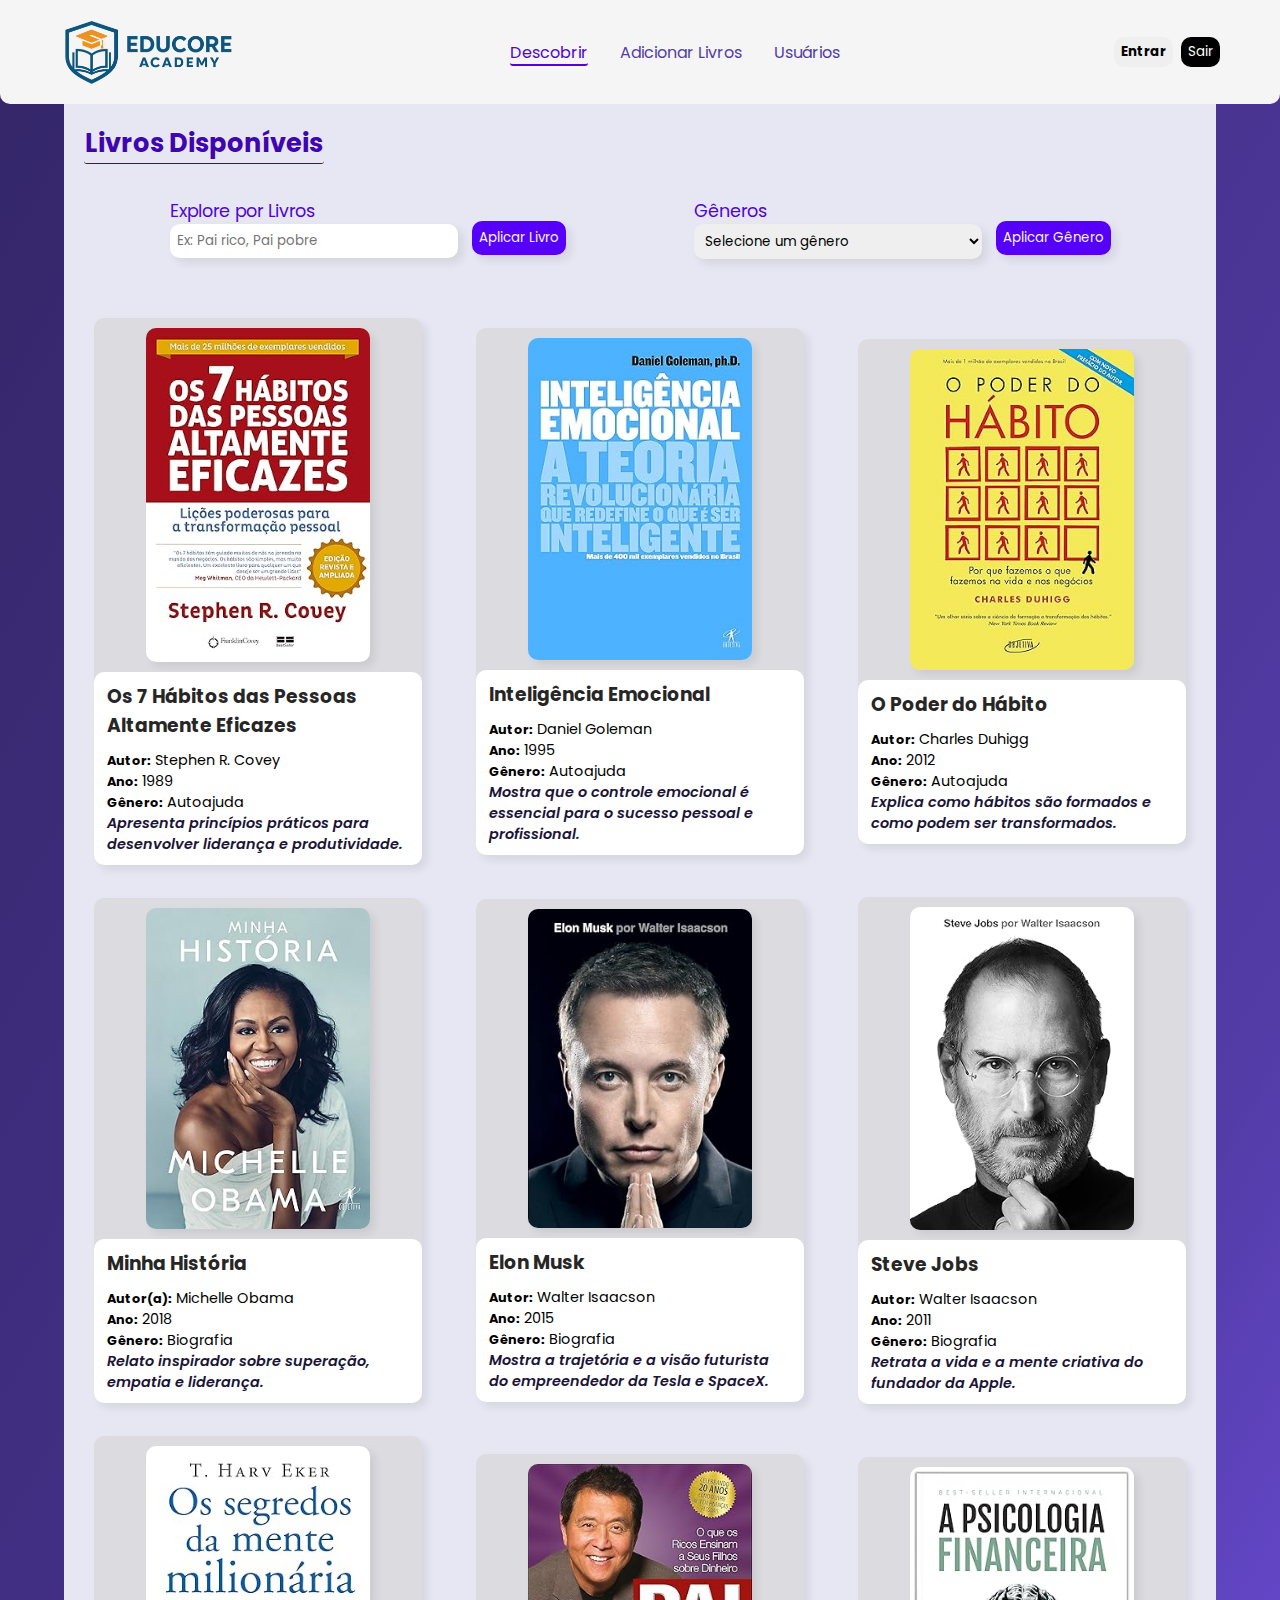
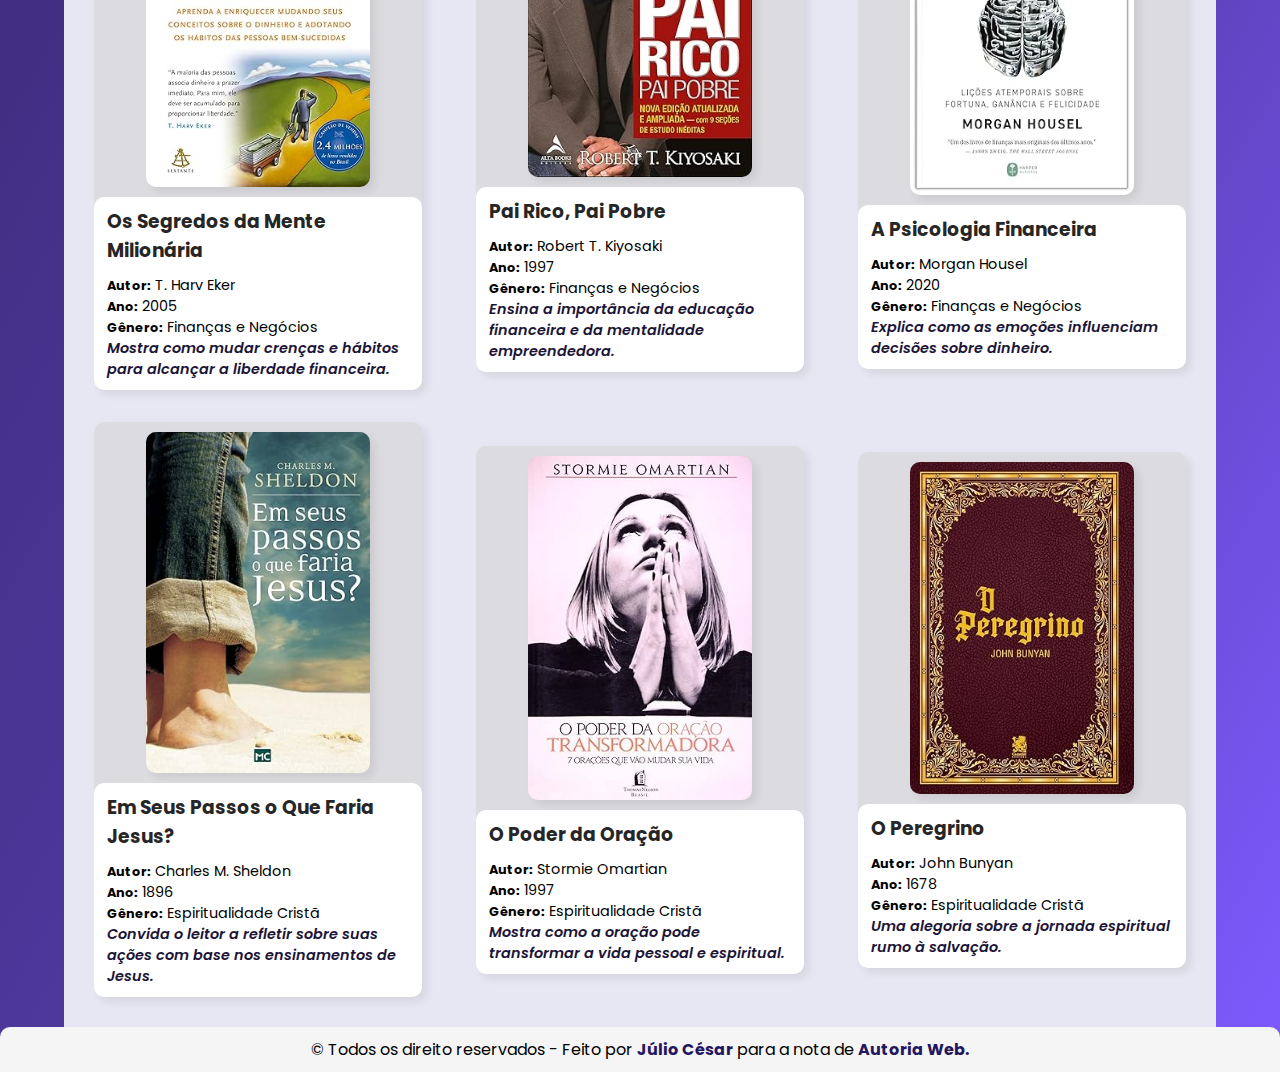
<file: index.html>
<!DOCTYPE html>
<html lang="en">
<head>
    <meta charset="UTF-8">
    <meta name="viewport" content="width=device-width, initial-scale=1.0">
    <title>EduCore - Academy</title>
    <link rel="shortcut icon" href="./assets/logo/favicon.ico" type="image/x-icon">
    <link rel="stylesheet" href="./assets/styles/Global/global.css">
    <link rel="stylesheet" href="./assets/styles/Discover/discover.css">
    
</head>
<body>
    <header>
       <div class="header-container">
            
            <img src="../assets/logo/logo1.png" alt="Logo">
            
    
        <nav>
            <ul>
                <li><a href="" class="active">Descobrir</a></li>
                <li><a href="./src/pages/Books/books.html">Adicionar Livros</a></li>
                <li><a href="./src/pages/Users/users.html">Usuários</a></li>
        
            </ul>
        </nav>

        <div class="btn-in-out">
            <button class="login">Entrar</button>
            <button class="logout">Sair</button>
        </div>

       </div>
    </header>

    <main>
        <div class="books">
            <h1 class="title">Livros Disponíveis</h1>

            <div class="container-nav">

            <div class="booksExplorer">
                <div class="containerExplorer">
                <label for="Explorer">Explore por Livros</label>
                <input type="text" id="Explorer" name="Explore" placeholder="Ex: Pai rico, Pai pobre">
                </div>
                <div class="btn-aplicar"><button>Aplicar Livro</button></div>
            </div>

            <div class="booksGenres"> 
                <div class="containerGenres">
                    <label for="Genres">Gêneros</label>
                    <select name="Explorer" id="Genres">
                    <option value="Genero">Selecione um gênero</option>
                    <option value="Desenvolvimento Pessoal">Autoajuda</option>
                    <option value="Dinheiro">Finanças e Negócios</option>
                    <option value="Espiritualidade">Espiritualidade</option>
                    <option value="Biografia">Biografia</option>
                    </select>
                </div>
                <div class="btn-aplicar"><button>Aplicar Gênero</button></div>
            </div>

        
            </div>
        </div>


        <ul class="list-books">
            <li class="item-default">
                <img src="./assets/img/7-habitos.jpg" alt="">
                <div class="information">
                <h3>Os 7 Hábitos das Pessoas Altamente Eficazes</h3>
                <p><strong>Autor:</strong> Stephen R. Covey</p>
                <p><strong>Ano:</strong> 1989</p>
                <p><strong>Gênero:</strong> Autoajuda</p>
                <p><i>Apresenta princípios práticos para desenvolver liderança e produtividade.</i></p>
            </div>
            </li>

            <li class="item-default">
                <img src="./assets/img/Emocional.jpg" alt="">
                <div class="information">
                <h3>Inteligência Emocional</h3>
                <p><strong>Autor:</strong> Daniel Goleman</p>
                <p><strong>Ano:</strong> 1995</p>
                <p><strong>Gênero:</strong> Autoajuda</p>
                <p><i>Mostra que o controle emocional é essencial para o sucesso pessoal e profissional.</i></p>
                </div>
            </li>

            <li class="item-default">
                <img src="./assets/img/poder-habito.jpg" alt="">
                <div class="information">
                <h3>O Poder do Hábito</h3>
                <p><strong>Autor:</strong> Charles Duhigg</p>
                <p><strong>Ano:</strong> 2012</p>
                <p><strong>Gênero:</strong> Autoajuda</p>
                <p><i>Explica como hábitos são formados e como podem ser transformados.</i></p>
                </div>
            </li>

            <li class="item-default">
                <img src="./assets/img/michele.jpg" alt="">
                <div class="information">
                <h3>Minha História</h3>
                <p><strong>Autor(a):</strong> Michelle Obama</p>
                <p><strong>Ano:</strong> 2018</p>
                <p><strong>Gênero:</strong> Biografia</p>
                <p><i>Relato inspirador sobre superação, empatia e liderança.</i></p>
                </div>
            </li>

            <li class="item-default">
                <img src="./assets/img/musk.jpg" alt="">
                <div class="information">
                <h3>Elon Musk</h3>
                <p><strong>Autor:</strong> Walter Isaacson</p>
                <p><strong>Ano:</strong> 2015</p>
                <p><strong>Gênero:</strong> Biografia</p>
                <p><i>Mostra a trajetória e a visão futurista do empreendedor da Tesla e SpaceX.</i></p>
                </div>
            </li>

            <li class="item-default">
                <img src="./assets/img/steve.jpg" alt="">
                <div class="information">
                <h3>Steve Jobs</h3>
                <p><strong>Autor:</strong> Walter Isaacson</p>
                <p><strong>Ano:</strong> 2011</p>
                <p><strong>Gênero:</strong> Biografia</p>
                <p><i>Retrata a vida e a mente criativa do fundador da Apple.</i></p>
                </div>
            </li>

            <li class="item-default">
                <img src="./assets/img/mente-milionaria.jpg" alt="">
                <div class="information">
                <h3>Os Segredos da Mente Milionária</h3>
                <p><strong>Autor:</strong> T. Harv Eker</p>
                <p><strong>Ano:</strong> 2005</p>
                <p><strong>Gênero:</strong> Finanças e Negócios</p>
                <p><i>Mostra como mudar crenças e hábitos para alcançar a liberdade financeira.</i></p>
                </div>
            </li>

            <li class="item-default">
                <img src="./assets/img/pai-rico.jpg" alt="">
                <div class="information">
                <h3>Pai Rico, Pai Pobre</h3>
                <p><strong>Autor:</strong> Robert T. Kiyosaki</p>
                <p><strong>Ano:</strong> 1997</p>
                <p><strong>Gênero:</strong> Finanças e Negócios</p>
                <p><i>Ensina a importância da educação financeira e da mentalidade empreendedora.</i></p>
                </div>
            </li>

            <li class="item-default">
                <img src="./assets/img/psicologia-financeira.jpg" alt="">
                <div class="information">
                <h3>A Psicologia Financeira</h3>
                <p><strong>Autor:</strong> Morgan Housel</p>
                <p><strong>Ano:</strong> 2020</p>
                <p><strong>Gênero:</strong> Finanças e Negócios</p>
                <p><i>Explica como as emoções influenciam decisões sobre dinheiro.</i></p>
                </div>
            </li>

            <li class="item-default">
                <img src="./assets/img/jesus-faria.jpg" alt="">
                <div class="information">
                <h3>Em Seus Passos o Que Faria Jesus?</h3>
                <p><strong>Autor:</strong> Charles M. Sheldon</p>
                <p><strong>Ano:</strong> 1896</p>
                <p><strong>Gênero:</strong> Espiritualidade Cristã</p>
                <p><i>Convida o leitor a refletir sobre suas ações com base nos ensinamentos de Jesus.</i></p>
                </div>
            </li>

            <li class="item-default">
                <img src="./assets/img/oracao.jpg" alt="">
                <div class="information">
                <h3>O Poder da Oração</h3>
                <p><strong>Autor:</strong> Stormie Omartian</p>
                <p><strong>Ano:</strong> 1997</p>
                <p><strong>Gênero:</strong> Espiritualidade Cristã</p>
                <p><i>Mostra como a oração pode transformar a vida pessoal e espiritual.</i></p>
                </div>
            </li>

            <li class="item-default">
                <img src="./assets/img/peregrino.jpg" alt="">
                <div class="information">
                <h3>O Peregrino</h3>
                <p><strong>Autor:</strong> John Bunyan</p>
                <p><strong>Ano:</strong> 1678</p>
                <p><strong>Gênero:</strong> Espiritualidade Cristã</p>
                <p><i>Uma alegoria sobre a jornada espiritual rumo à salvação.</i></p>
                </div>
            </li>

        </ul>


    </main>

    <footer><p>&copy; Todos os direito reservados - Feito por <a href="https://www.instagram.com/devjuliocesarr/" target="_blank">Júlio César</a> para a nota de <Strong>Autoria Web.</Strong></p></footer>
</body>
</html>
</file>
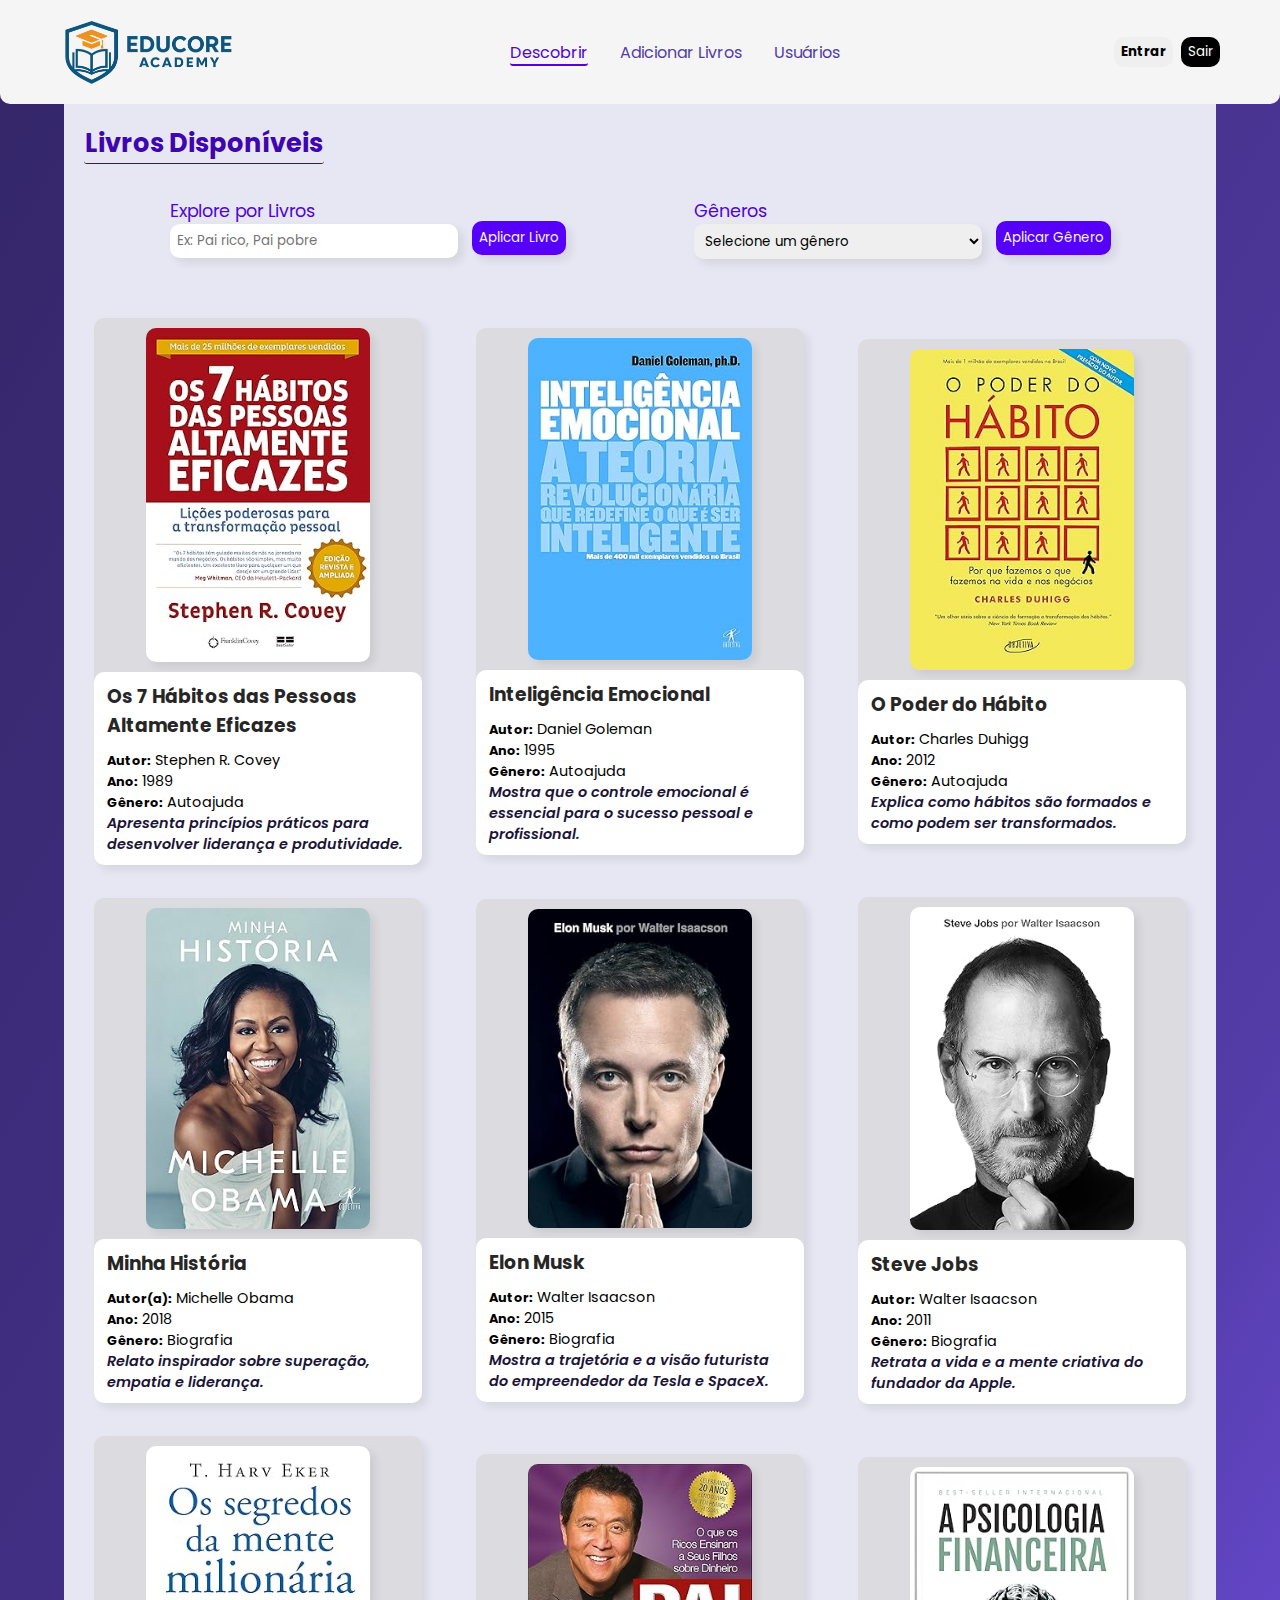
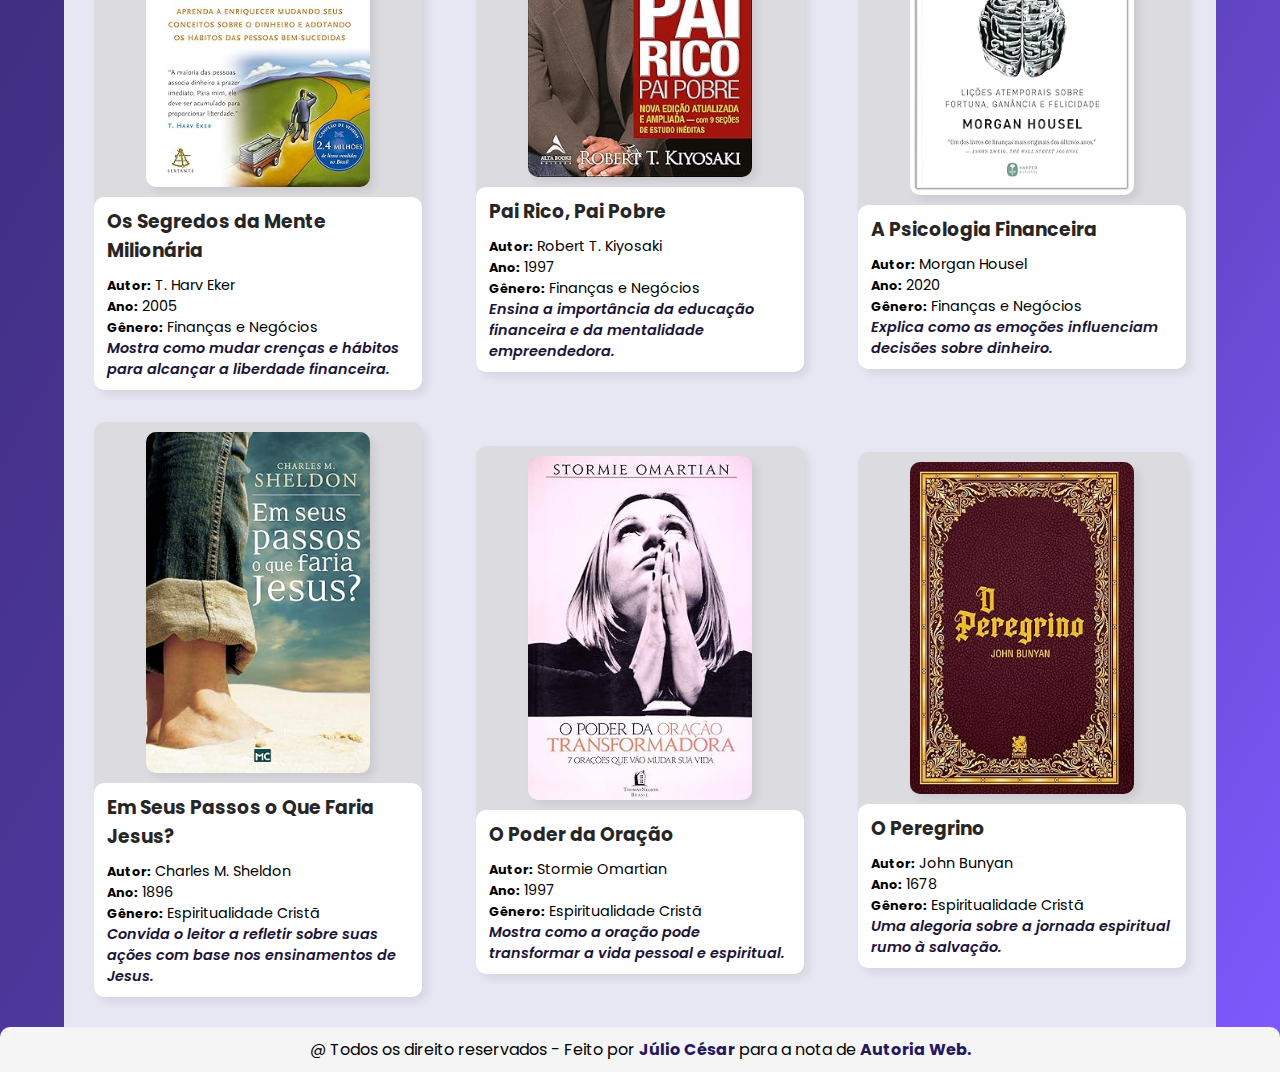
<file: src/index.html>
<!DOCTYPE html>
<html lang="en">
<head>
    <meta charset="UTF-8">
    <meta name="viewport" content="width=device-width, initial-scale=1.0">
    <title>EduCore</title>
    <link rel="shortcut icon" href="../assets/logo/favicon.ico" type="image/x-icon">
    <link rel="stylesheet" href="../assets/styles/Global/global.css">
    <link rel="stylesheet" href="../assets/styles/Discover/discover.css">
    
</head>
<body>
    <header>
       <div class="header-container">
            
            <img src="../assets/logo/logo1.png" alt="Logo">
            
    
        <nav>
            <ul>
                <li><a href="" class="active">Descobrir</a></li>
                <li><a href="./pages/Books/books.html">Adicionar Livros</a></li>
                <li><a href="./pages/Users/users.html">Usuários</a></li>
        
            </ul>
        </nav>

        <div class="btn-in-out">
            <button class="login">Entrar</button>
            <button class="logout">Sair</button>
        </div>

       </div>
    </header>

    <main>
        <div class="books">
            <h1 class="title">Livros Disponíveis</h1>

            <div class="container-nav">

            <div class="booksExplorer">
                <div class="containerExplorer">
                <label for="Explorer">Explore por Livros</label>
                <input type="text" id="Explorer" name="Explore" placeholder="Ex: Pai rico, Pai pobre">
                </div>
                <div class="btn-aplicar"><button>Aplicar Livro</button></div>
            </div>

            <div class="booksGenres"> 
                <div class="containerGenres">
                    <label for="Genres">Gêneros</label>
                    <select name="Explorer" id="Genres">
                    <option value="Genero">Selecione um gênero</option>
                    <option value="Desenvolvimento Pessoal">Autoajuda</option>
                    <option value="Dinheiro">Finanças e Negócios</option>
                    <option value="Espiritualidade">Espiritualidade</option>
                    <option value="Biografia">Biografia</option>
                    </select>
                </div>
                <div class="btn-aplicar"><button>Aplicar Gênero</button></div>
            </div>

        
            </div>
        </div>


        <ul class="list-books">
            <li class="item-default">
                <img src="../assets/img/Autoajuda/7-habitos.jpg" alt="">
                <div class="information">
                <h3>Os 7 Hábitos das Pessoas Altamente Eficazes</h3>
                <p><strong>Autor:</strong> Stephen R. Covey</p>
                <p><strong>Ano:</strong> 1989</p>
                <p><strong>Gênero:</strong> Autoajuda</p>
                <p><i>Apresenta princípios práticos para desenvolver liderança e produtividade.</i></p>
            </div>
            </li>

            <li class="item-default">
                <img src="../assets/img/Autoajuda/Emocional.jpg" alt="">
                <div class="information">
                <h3>Inteligência Emocional</h3>
                <p><strong>Autor:</strong> Daniel Goleman</p>
                <p><strong>Ano:</strong> 1995</p>
                <p><strong>Gênero:</strong> Autoajuda</p>
                <p><i>Mostra que o controle emocional é essencial para o sucesso pessoal e profissional.</i></p>
                </div>
            </li>

            <li class="item-default">
                <img src="../assets/img/Autoajuda/poder-habito.jpg" alt="">
                <div class="information">
                <h3>O Poder do Hábito</h3>
                <p><strong>Autor:</strong> Charles Duhigg</p>
                <p><strong>Ano:</strong> 2012</p>
                <p><strong>Gênero:</strong> Autoajuda</p>
                <p><i>Explica como hábitos são formados e como podem ser transformados.</i></p>
                </div>
            </li>

            <li class="item-default">
                <img src="../assets/img/Biografia/michele.jpg" alt="">
                <div class="information">
                <h3>Minha História</h3>
                <p><strong>Autor(a):</strong> Michelle Obama</p>
                <p><strong>Ano:</strong> 2018</p>
                <p><strong>Gênero:</strong> Biografia</p>
                <p><i>Relato inspirador sobre superação, empatia e liderança.</i></p>
                </div>
            </li>

            <li class="item-default">
                <img src="../assets/img/Biografia/musk.jpg" alt="">
                <div class="information">
                <h3>Elon Musk</h3>
                <p><strong>Autor:</strong> Walter Isaacson</p>
                <p><strong>Ano:</strong> 2015</p>
                <p><strong>Gênero:</strong> Biografia</p>
                <p><i>Mostra a trajetória e a visão futurista do empreendedor da Tesla e SpaceX.</i></p>
                </div>
            </li>

            <li class="item-default">
                <img src="../assets/img/Biografia/steve.jpg" alt="">
                <div class="information">
                <h3>Steve Jobs</h3>
                <p><strong>Autor:</strong> Walter Isaacson</p>
                <p><strong>Ano:</strong> 2011</p>
                <p><strong>Gênero:</strong> Biografia</p>
                <p><i>Retrata a vida e a mente criativa do fundador da Apple.</i></p>
                </div>
            </li>

            <li class="item-default">
                <img src="../assets/img/Dinheiro/mente-milionaria.jpg" alt="">
                <div class="information">
                <h3>Os Segredos da Mente Milionária</h3>
                <p><strong>Autor:</strong> T. Harv Eker</p>
                <p><strong>Ano:</strong> 2005</p>
                <p><strong>Gênero:</strong> Finanças e Negócios</p>
                <p><i>Mostra como mudar crenças e hábitos para alcançar a liberdade financeira.</i></p>
                </div>
            </li>

            <li class="item-default">
                <img src="../assets/img/Dinheiro/pai-rico.jpg" alt="">
                <div class="information">
                <h3>Pai Rico, Pai Pobre</h3>
                <p><strong>Autor:</strong> Robert T. Kiyosaki</p>
                <p><strong>Ano:</strong> 1997</p>
                <p><strong>Gênero:</strong> Finanças e Negócios</p>
                <p><i>Ensina a importância da educação financeira e da mentalidade empreendedora.</i></p>
                </div>
            </li>

            <li class="item-default">
                <img src="../assets/img/Dinheiro/psicologia-financeira.jpg" alt="">
                <div class="information">
                <h3>A Psicologia Financeira</h3>
                <p><strong>Autor:</strong> Morgan Housel</p>
                <p><strong>Ano:</strong> 2020</p>
                <p><strong>Gênero:</strong> Finanças e Negócios</p>
                <p><i>Explica como as emoções influenciam decisões sobre dinheiro.</i></p>
                </div>
            </li>

            <li class="item-default">
                <img src="../assets/img/Espiritualidade/jesus-faria.jpg" alt="">
                <div class="information">
                <h3>Em Seus Passos o Que Faria Jesus?</h3>
                <p><strong>Autor:</strong> Charles M. Sheldon</p>
                <p><strong>Ano:</strong> 1896</p>
                <p><strong>Gênero:</strong> Espiritualidade Cristã</p>
                <p><i>Convida o leitor a refletir sobre suas ações com base nos ensinamentos de Jesus.</i></p>
                </div>
            </li>

            <li class="item-default">
                <img src="../assets/img/Espiritualidade/oracao.jpg" alt="">
                <div class="information">
                <h3>O Poder da Oração</h3>
                <p><strong>Autor:</strong> Stormie Omartian</p>
                <p><strong>Ano:</strong> 1997</p>
                <p><strong>Gênero:</strong> Espiritualidade Cristã</p>
                <p><i>Mostra como a oração pode transformar a vida pessoal e espiritual.</i></p>
                </div>
            </li>

            <li class="item-default">
                <img src="../assets/img/Espiritualidade/peregrino.jpg" alt="">
                <div class="information">
                <h3>O Peregrino</h3>
                <p><strong>Autor:</strong> John Bunyan</p>
                <p><strong>Ano:</strong> 1678</p>
                <p><strong>Gênero:</strong> Espiritualidade Cristã</p>
                <p><i>Uma alegoria sobre a jornada espiritual rumo à salvação.</i></p>
                </div>
            </li>

        </ul>


    </main>

    <footer><p>@ Todos os direito reservados - Feito por <a href="https://www.instagram.com/devjuliocesarr/">Júlio César</a> para a nota de <Strong>Autoria Web.</Strong></p></footer>
</body>
</html>
</file>
<file: assets/styles/Global/global.css>
@import url('https://fonts.googleapis.com/css2?family=Poppins:ital,wght@0,100;0,200;0,300;0,400;0,500;0,600;0,700;0,800;0,900;1,100;1,200;1,300;1,400;1,500;1,600;1,700;1,800;1,900&family=Roboto:ital,wght@0,100..900;1,100..900&display=swap');

:root {
    --cor-01: #7674FC;
    --cor-02: #004BFA;
    --cor-03: #0400FA;
    --cor-04: #A800FA;
    --cor-05: #5600FA;
}

*
{
    margin: 0;
    padding: 0;
    box-sizing: border-box;
    border: none;
    outline: none;
    font-family: 'Poppins';
}

body 
{
    min-height: 100vh;
    width: 100%;
    background-image: linear-gradient(120deg, #342668, #412f83, #543ca8, #7e5aff);
}

header
{
    height: 6.5rem;
    width: 100%;
}

.header-container
{
    height: 100%;
    width: 100%;
    background-color: whitesmoke;
    padding: 20px 60px;
    display: flex;
    align-items: center;
    justify-content: space-between;
    border-radius: 0px 0px 10px 10px;
}

logo 
{
    height: 100%;
}
img {
    width: 11rem;
}

nav {
    height: 100%;
    display: flex;
    align-items: center;
    justify-content: center;
}

ul 
{
    display: flex;
    align-items: center;
    justify-content: center;
    gap: 2rem;
    list-style: none;
}

li a
{
    text-decoration: none;
    color: #543ca8;
    transition: 0.1s ease-in-out;
    border-radius: 3px;
}

li a:hover 
{
    color: #4f05d8;
    transform: scale(105);
    border-bottom: 2px solid #4f05d8;
}

.active
{
    color: #4f05d8;
    border-bottom: 2px solid #4f05d8;
}

.btn-in-out
{
    height: 100%;
    display: flex;
    justify-content: center;
    align-items: center;
    gap: .5rem;
}

.logout
{
    background-color: rgb(0, 0, 0);
    padding: 5px 7px;
    color: white;
    border-radius: 10px;
    transition: .1s ease-in-out;
    
}
.login
{
    padding: 5px 7px;
    color: black;
    border-radius: 10px;
    transition: .1s ease-in-out;
    font-weight: bold;
}
.btn-in-out .logout:hover 
{
    background-color: #4e4e4e;
    color: #ffffff;
}
.btn-in-out .login:hover {
    color: #4e4e4e;
}
</file>
<file: assets/styles/Discover/discover.css>
@import url('https://fonts.googleapis.com/css2?family=Poppins:ital,wght@0,100;0,200;0,300;0,400;0,500;0,600;0,700;0,800;0,900;1,100;1,200;1,300;1,400;1,500;1,600;1,700;1,800;1,900&family=Roboto:ital,wght@0,100..900;1,100..900&display=swap');

:root {
    --cor-01: #7674FC;
    --cor-02: #004BFA;
    --cor-03: #0400FA;
    --cor-04: #A800FA;
    --cor-05: #5600FA;
}

*
{
    margin: 0;
    padding: 0;
    box-sizing: border-box;
    border: none;
    outline: none;
    font-family: 'Poppins';
}

body 
{
    min-height: 100vh;
    width: 100%;
    background-image: linear-gradient(120deg, #342668, #412f83, #543ca8, #7e5aff);
}

header
{
    height: 6.5rem;
    width: 100%;
}

.header-container
{
    height: 100%;
    width: 100%;
    background-color: whitesmoke;
    padding: 20px 60px;
    display: flex;
    align-items: center;
    justify-content: space-between;
    border-radius: 0px 0px 10px 10px;
}

logo 
{
    height: 100%;
}
img {
    width: 11rem;
}

nav {
    height: 100%;
    display: flex;
    align-items: center;
    justify-content: center;
}

ul 
{
    display: flex;
    align-items: center;
    justify-content: center;
    gap: 2rem;
    list-style: none;
}

li a
{
    text-decoration: none;
    color: #543ca8;
    transition: 0.1s ease-in-out;
    border-radius: 3px;
}

li a:hover 
{
    color: #4f05d8;
    transform: scale(105);
    border-bottom: 2px solid #4f05d8;
}

.active
{
    color: #4f05d8;
    border-bottom: 2px solid #4f05d8;
}

.btn-in-out
{
    height: 100%;
    display: flex;
    justify-content: center;
    align-items: center;
    gap: .5rem;
}

.logout
{
    background-color: rgb(0, 0, 0);
    padding: 5px 7px;
    color: white;
    border-radius: 10px;
    transition: .1s ease-in-out;
    
}
.login
{
    padding: 5px 7px;
    color: black;
    border-radius: 10px;
    transition: .1s ease-in-out;
    font-weight: bold;
}
.btn-in-out .logout:hover 
{
    background-color: #4e4e4e;
    color: #ffffff;
}
.btn-in-out .login:hover {
    color: #4e4e4e;
}




main 
{
    width: 90vw;
    background-color: rgb(231, 231, 243);
    margin: 0 auto;
    padding: 20px;
    
}

h1 {
    font-size: 1.6rem;
    width: 15rem;
    color: #4004b1;
    margin-bottom: 2rem;
    text-align: center;
    border-bottom: 1px solid ;
    border-radius: 3px;
}

.container-nav
{
    display: flex;
    width: 100%;
    height: 4rem;
    justify-content: center;
    align-items: center;
    padding: 0 2rem;
    margin-bottom: 3rem;
    gap: 8rem;
}

.booksExplorer
{
    display: flex;
    align-items: center;
    gap: 14px;
    height: 100%; 
}

.containerExplorer
{
    display: flex;
    flex-direction: column;
}

.booksExplorer label
{
    font-size: 1.1rem;
    color: #4f05d8;
    align-self: start;
}

.booksExplorer input
{
    padding: 7px;
    border-radius: 10px;
    width: 18rem;
    box-shadow: 5px 5px 10px rgba(0, 0, 0, 0.082);
    transition: .1s ease-in-out;
}

.booksExplorer input:focus
{
    border: 2px solid #4f05d8;
}


.booksGenres {
    display: flex;
    align-items: center;
    gap: 14px;
    height: 100%;

}
.containerGenres
{
    display: flex;
    flex-direction: column;
}

.booksGenres label
{
    font-size: 1.1rem;
    color: #4f05d8;
    align-self: start;
}

.booksGenres select
{
    padding: 7px;
    border-radius: 10px;
    width: 18rem;
    box-shadow: 5px 5px 10px rgba(0, 0, 0, 0.082);
}
.booksGenres select:focus
{
    border: 2px solid #4f05d8;
}

.booksGenres select option
{
    color: #ffffff;
    background-color: #4f05d8;
}

.btn-aplicar
{
    display: flex;
    align-items: center;
    justify-content: end;
    padding-top: 20px;
}

.btn-aplicar button
{
    padding: 7px;
    background-color: #5600FA;
    color: whitesmoke;
    border-radius: 10px;
    transition: .1s ease-in-out;
    cursor: pointer;
    box-shadow: 5px 5px 10px rgba(0, 0, 0, 0.082);
}

.btn-aplicar button:hover 
{
    background-color: #3e02af;
}

.list-books
{
    display: flex;
    justify-content: space-between;
    align-items: center;
    flex-wrap: wrap;
    width: 100%;
    padding: 10px;
}

.item-default
{
    width: 30%;
    background-color: #dbdbe0;
    border-radius: 10px;
    box-shadow: 5px 5px 8px rgba(0, 0, 0, 0.075);
}
.item-default img
{
    border-radius: 10px;
    width: 14rem;
    display: block;
    margin: 10px auto;
    box-shadow: 5px 5px 8px rgba(0, 0, 0, 0.075);
    
}

.information
{
    background-color: white;
    border-radius: 10px;
    padding: 10px 13px;
    width: 100%;
}

.information p
{
    font-size: .9rem;
}

.information h3
{
    margin-bottom: 10px;
    color: #272626;
}

.information strong {
    font-size: .8rem;
    color: black;
}

.information i
{
    margin-top: 20px;
    font-weight: 600;
    color: #1c1538;
}

footer {
    width: 100%;
    background-color: whitesmoke;
    padding: 10px;
    display: flex;
    justify-content: center;
    align-items: center;
    border-radius: 10px 10px 0 0;
}

footer a, strong
{
    text-decoration: none;
    font-weight: bold;
    color: rgb(36, 23, 95);
    transition: .3s ease-in-out;
}

footer a:hover 
{
    text-decoration: underline;
    color: rgb(26, 16, 66);
}
</file>
